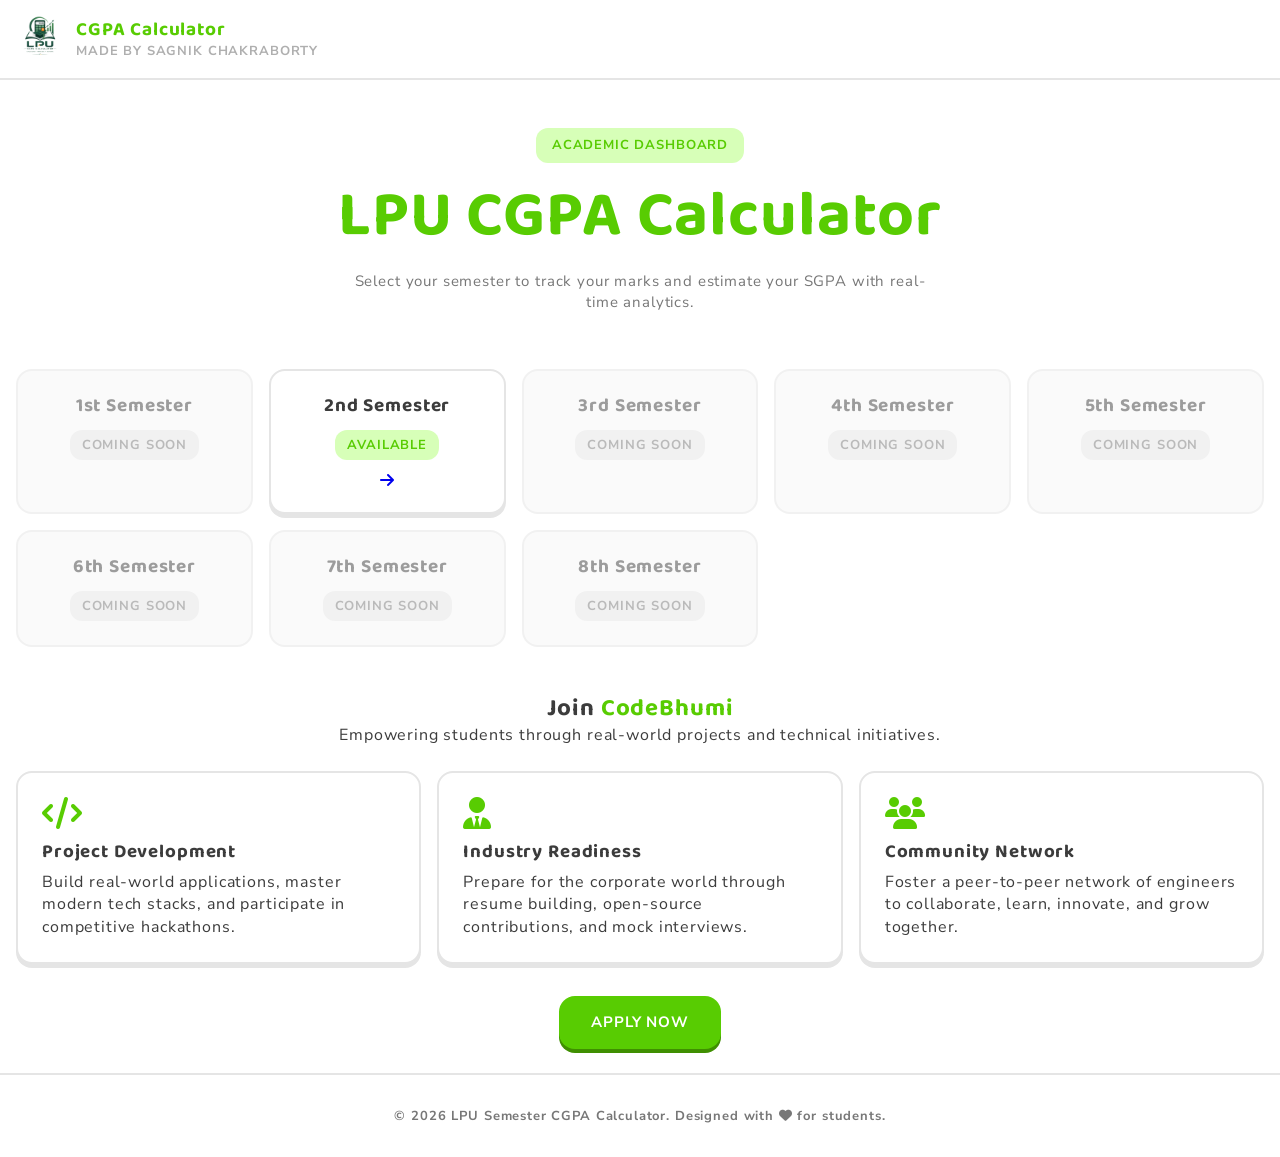
<file: index.html>
<!DOCTYPE html>
<html lang="en">
<head>
    <meta charset="UTF-8">
    <meta name="viewport" content="width=device-width, initial-scale=1.0">
    <title>LPU Semester CGPA Calculator</title>
    <link rel="icon" type="image/png" href="logo.png">
    
    <link rel="preconnect" href="https://fonts.googleapis.com">
    <link rel="preconnect" href="https://fonts.gstatic.com" crossorigin>
    <link href="https://fonts.googleapis.com/css2?family=Baloo+2:wght@700&family=Nunito+Sans:wght@500;700;800&display=swap" rel="stylesheet">
    
    <link rel="stylesheet" href="https://cdnjs.cloudflare.com/ajax/libs/font-awesome/6.4.0/css/all.min.css">
    <link rel="stylesheet" href="style.css?v=6">
</head>
<body class="light-mode">
    
    <header class="lpu-header">
        <div class="header-container">
            <div class="logo-area">
                <a href="index.html">
                    <img src="logo.png" alt="Logo" class="main-logo">
                </a>
                <div class="title-area">
                    <h1>CGPA Calculator</h1>
                    <p>Made by Sagnik Chakraborty</p>
                </div>
            </div>
        </div>
    </header>

    
    <section class="hero">
        <div class="hero-content">
            <span class="hero-badge">Academic Dashboard</span>
            <h2>LPU CGPA Calculator</h2>
            <p>Select your semester to track your marks and estimate your SGPA with real-time analytics.</p>
        </div>
    </section>

    
    <main class="home-container">
        <div class="semesters-grid">
            <div class="sem-card disabled">
                <h3>1st Semester</h3>
                <span class="badge">Coming Soon</span>
            </div>
            <a href="sem2.html" id="sem2-link" class="sem-card active-sem">
                <h3>2nd Semester</h3>
                <span class="badge success">Available</span>
                <i class="fas fa-arrow-right"></i>
            </a>
            <div class="sem-card disabled">
                <h3>3rd Semester</h3>
                <span class="badge">Coming Soon</span>
            </div>
            <div class="sem-card disabled">
                <h3>4th Semester</h3>
                <span class="badge">Coming Soon</span>
            </div>
            <div class="sem-card disabled">
                <h3>5th Semester</h3>
                <span class="badge">Coming Soon</span>
            </div>
            <div class="sem-card disabled">
                <h3>6th Semester</h3>
                <span class="badge">Coming Soon</span>
            </div>
            <div class="sem-card disabled">
                <h3>7th Semester</h3>
                <span class="badge">Coming Soon</span>
            </div>
            <div class="sem-card disabled">
                <h3>8th Semester</h3>
                <span class="badge">Coming Soon</span>
            </div>
        </div>
    </main>

    <!-- CodeBhumi Promo Section -->
    <section class="cb-section">
        <div class="cb-header">
            <h2>Join <span class="cb-highlight">CodeBhumi</span></h2>
            <p>Empowering students through real-world projects and technical initiatives.</p>
        </div>
        <div class="cb-cards-grid">
            <div class="cb-card">
                <i class="fas fa-code cb-icon"></i>
                <h3>Project Development</h3>
                <p>Build real-world applications, master modern tech stacks, and participate in competitive hackathons.</p>
            </div>
            <div class="cb-card">
                <i class="fas fa-user-tie cb-icon"></i>
                <h3>Industry Readiness</h3>
                <p>Prepare for the corporate world through resume building, open-source contributions, and mock interviews.</p>
            </div>
            <div class="cb-card highlighted-card">
                <i class="fas fa-users cb-icon"></i>
                <h3>Community Network</h3>
                <p>Foster a peer-to-peer network of engineers to collaborate, learn, innovate, and grow together.</p>
            </div>
        </div>
        <div class="cb-action">
            <a href="https://codebhumiscc.netlify.app/" target="_blank" class="btn btn-cb">Apply Now</a>
        </div>
    </section>

    <!-- Footer -->
    <footer>
        <p>&copy; <span id="current-year"></span> LPU Semester CGPA Calculator. Designed with <i class="fas fa-heart"></i> for students.</p>
    </footer>

    <!-- Page Loader Overlay -->
    <div id="page-loader" class="page-loader hidden">
        <div class="loader-content">
            <div class="spinner"></div>
            <h2 class="loader-text">Initializing Calculator...</h2>
        </div>
    </div>

    <script src="home.js"></script>
</body>
</html>
</file>
<file: style.css>
@import url('https://fonts.googleapis.com/css2?family=Baloo+2:wght@700&family=Nunito+Sans:wght@500;700;800&display=swap');

:root {
  /* Colors */
  --color-duo-green: #58cc02;
  --color-sky-blue: #1cb0f6;
  --color-duo-green-light: #d7ffb8;
  --color-sunshine-yellow: #ffc700;
  --color-grape-soda: #a570ff;
  --color-bubblegum-pink: #cc348d;
  --color-snow-white: #ffffff;
  --color-cloud-gray: #e5e5e5;
  --color-silver: #afafaf;
  --color-graphite: #777777;
  --color-charcoal: #4b4b4b;
  --color-almost-black: #3c3c3c;

  /* Typography — Font Families */
  --font-feather: 'Baloo 2', ui-sans-serif, system-ui, sans-serif;
  --font-din-round: 'Nunito Sans', ui-sans-serif, system-ui, sans-serif;

  /* Typography — Fluid Scale (Mobile First) */
  --text-caption: 13px;
  --text-body: 15px;
  --text-heading-sm: clamp(17px, 4vw, 19px);
  --text-heading: clamp(24px, 5vw, 32px);
  --text-heading-lg: clamp(32px, 6vw, 48px);
  --text-display: clamp(40px, 8vw, 64px);

  --leading-body: 1.4;
  --leading-heading: 1.2;

  --font-weight-medium: 500;
  --font-weight-bold: 700;
  
  /* Legacy Variables */
  --bg-main: var(--color-snow-white);
  --bg-card: var(--color-snow-white);
  --text-primary: var(--color-almost-black);
  --text-secondary: var(--color-charcoal);
  --text-muted: var(--color-silver);
  
  --primary-color: var(--color-duo-green);
  --primary-hover: #46a302;
  --primary-light: var(--color-duo-green-light);
  
  --header-bg: var(--color-snow-white);
  --header-text: var(--color-almost-black);
  
  --border-color: var(--color-cloud-gray);
  
  --radius-md: 12px;
  --radius-lg: 12px;
  --transition: all 0.1s ease;
  
  /* Fluid Spacing */
  --spacing-unit: 4px;
  --spacing-8: 8px;
  --spacing-12: 12px;
  --spacing-16: 16px;
  --spacing-24: clamp(16px, 4vw, 24px);
  --spacing-32: clamp(24px, 5vw, 32px);
  --spacing-40: clamp(32px, 6vw, 40px);
  --spacing-48: clamp(32px, 7vw, 48px);
  --spacing-64: clamp(40px, 8vw, 64px);
  --spacing-80: clamp(48px, 9vw, 80px);
}

* {
    margin: 0;
    padding: 0;
    box-sizing: border-box;
}

body {
    font-family: var(--font-din-round);
    background-color: var(--color-snow-white);
    color: var(--color-almost-black);
    line-height: var(--leading-body);
    letter-spacing: 0.053em;
    overflow-x: hidden;
    /* Ensure room for mobile bottom nav */
    padding-bottom: env(safe-area-inset-bottom);
}

/* Base Typography */
h1, h2, h3 {
    font-family: var(--font-feather);
    color: var(--color-almost-black);
    line-height: var(--leading-heading);
}

/* Header */
.lpu-header {
    background-color: var(--color-snow-white);
    padding: var(--spacing-12) 0;
    border-bottom: 2px solid var(--color-cloud-gray);
    position: sticky;
    top: 0;
    z-index: 100;
}

.header-container {
    max-width: 1440px;
    margin: 0 auto;
    padding: 0 var(--spacing-16);
    display: flex;
    justify-content: space-between;
    align-items: center;
}

.logo-area {
    display: flex;
    align-items: center;
    gap: var(--spacing-12);
    text-decoration: none;
}

.main-logo {
    height: 40px;
    width: auto;
    object-fit: contain;
}

.title-area h1 {
    font-size: var(--text-heading-sm);
    color: var(--color-duo-green);
    margin: 0;
}

.title-area p {
    font-family: var(--font-din-round);
    font-size: var(--text-caption);
    color: var(--color-silver);
    margin: 0;
    font-weight: var(--font-weight-bold);
    text-transform: uppercase;
}

/* Hide extra text on very small screens */
@media (max-width: 480px) {
    .title-area p {
        display: none;
    }
}

/* Hero Section */
.hero {
    padding: var(--spacing-48) var(--spacing-16) var(--spacing-32);
    text-align: center;
    max-width: 1024px;
    margin: 0 auto;
}

.hero-badge {
    display: inline-block;
    background-color: var(--color-duo-green-light);
    color: var(--color-duo-green);
    padding: 8px 16px;
    border-radius: 12px;
    font-size: var(--text-caption);
    font-weight: var(--font-weight-bold);
    margin-bottom: var(--spacing-16);
    text-transform: uppercase;
}

.hero-content h2 {
    font-size: var(--text-display);
    color: var(--color-duo-green);
    margin-bottom: var(--spacing-16);
}

.hero-content p {
    font-size: var(--text-body);
    color: var(--color-graphite);
    max-width: 600px;
    margin: 0 auto;
}

/* Main Container */
.home-container, .dashboard-container, .cb-section {
    max-width: 1440px;
    margin: 0 auto;
    padding: var(--spacing-24) var(--spacing-16);
}

/* Semesters Grid - Mobile First */
.semesters-grid {
    display: grid;
    grid-template-columns: 1fr;
    gap: var(--spacing-16);
}

.sem-card {
    background-color: var(--color-snow-white);
    border: 2px solid var(--color-cloud-gray);
    border-radius: 16px;
    padding: var(--spacing-24) var(--spacing-16);
    text-align: center;
    text-decoration: none;
    transition: var(--transition);
    display: flex;
    flex-direction: column;
    align-items: center;
    gap: var(--spacing-12);
    box-shadow: 0 4px 0 var(--color-cloud-gray);
    /* Touch Target Min Height */
    min-height: 80px; 
}

.sem-card:hover:not(.disabled) {
    transform: translateY(-2px);
    box-shadow: 0 6px 0 var(--color-cloud-gray);
}

.sem-card:active:not(.disabled) {
    transform: translateY(4px);
    box-shadow: 0 0px 0 var(--color-cloud-gray);
}

.sem-card.active-sem {
    border: 2px solid var(--color-cloud-gray);
}

.sem-card.disabled {
    opacity: 0.5;
    background-color: #f7f7f7;
    cursor: not-allowed;
    box-shadow: none;
}

.sem-card h3 {
    font-size: var(--text-heading-sm);
}

.badge {
    padding: 6px 12px;
    border-radius: 12px;
    font-size: var(--text-caption);
    font-weight: var(--font-weight-bold);
    background-color: var(--color-cloud-gray);
    color: var(--color-graphite);
    text-transform: uppercase;
}

.badge.success {
    background-color: var(--color-duo-green-light);
    color: var(--color-duo-green);
}

/* Buttons */
.btn {
    display: inline-flex;
    align-items: center;
    justify-content: center;
    gap: 8px;
    padding: 14px 24px;
    border-radius: 16px;
    font-family: var(--font-din-round);
    font-weight: var(--font-weight-bold);
    font-size: var(--text-body);
    cursor: pointer;
    transition: transform 0.1s, box-shadow 0.1s;
    text-decoration: none;
    border: none;
    text-transform: uppercase;
    letter-spacing: 0.053em;
    min-height: 48px; /* Touch target minimum */
}

.btn-primary {
    background-color: var(--color-duo-green);
    color: var(--color-snow-white);
    box-shadow: 0 4px 0 #3f8f01;
}

.btn-primary:hover {
    filter: brightness(1.1);
    transform: translateY(-2px);
    box-shadow: 0 6px 0 #3f8f01;
}

.btn-primary:active {
    transform: translateY(4px);
    box-shadow: 0 0px 0 #3f8f01;
}

.btn-outline {
    background-color: transparent;
    color: var(--color-sky-blue);
    border: 2px solid var(--color-cloud-gray);
    box-shadow: 0 4px 0 var(--color-cloud-gray);
}

.btn-outline:hover {
    background-color: var(--color-cloud-gray);
    transform: translateY(-2px);
    box-shadow: 0 6px 0 var(--color-cloud-gray);
}

.btn-outline:active {
    transform: translateY(4px);
    box-shadow: 0 0px 0 var(--color-cloud-gray);
}

.btn-block {
    width: 100%;
}

/* Controls */
.controls-section {
    display: flex;
    flex-direction: column;
    margin-bottom: var(--spacing-24);
    gap: var(--spacing-16);
    background: var(--color-snow-white);
    padding: var(--spacing-16);
    border-radius: 16px;
    border: 2px solid var(--color-cloud-gray);
}

.cycle-toggle-wrapper {
    display: flex;
    align-items: center;
    justify-content: center;
    gap: var(--spacing-16);
    width: 100%;
}

.toggle-label {
    font-weight: var(--font-weight-bold);
    color: var(--color-silver);
    text-transform: uppercase;
    font-size: var(--text-caption);
}

.toggle-label.active {
    color: var(--color-duo-green);
}

.switch {
    position: relative;
    display: inline-block;
    width: 64px;
    height: 36px;
    min-height: 44px; /* Touch target height included implicitly by its container or margin */
    margin: 4px 0;
}

.switch input {
    opacity: 0;
    width: 0;
    height: 0;
}

.slider {
    position: absolute;
    cursor: pointer;
    top: 0; left: 0; right: 0; bottom: 0;
    background-color: var(--color-cloud-gray);
    border-radius: 36px;
    transition: .4s;
}

.slider:before {
    position: absolute;
    content: "";
    height: 28px;
    width: 28px;
    left: 4px;
    bottom: 4px;
    background-color: white;
    border-radius: 50%;
    transition: .4s;
}

input:checked + .slider {
    background-color: var(--color-duo-green);
}

input:checked + .slider:before {
    transform: translateX(28px);
}

/* Mobile Bottom Navigation Bar */
.mobile-bottom-nav {
    position: fixed;
    bottom: 0;
    left: 0;
    width: 100%;
    background-color: var(--color-snow-white);
    border-top: 2px solid var(--color-cloud-gray);
    padding: var(--spacing-12) var(--spacing-16);
    padding-bottom: calc(var(--spacing-12) + env(safe-area-inset-bottom));
    display: flex;
    justify-content: space-around;
    align-items: center;
    z-index: 1000;
    gap: 8px;
}

.mobile-sgpa-display {
    display: flex;
    flex-direction: column;
    align-items: center;
    justify-content: center;
    background-color: var(--color-duo-green-light);
    color: var(--color-duo-green);
    border-radius: 12px;
    padding: 6px 16px;
    min-height: 48px;
    flex: 1;
}

.mobile-sgpa-label {
    font-size: 10px;
    font-weight: var(--font-weight-bold);
    text-transform: uppercase;
    line-height: 1;
    margin-bottom: 2px;
}

.mobile-sgpa-value {
    font-family: var(--font-feather);
    font-size: 20px;
    line-height: 1;
}

.mobile-bottom-nav .btn {
    flex: 1;
    padding: 12px 8px;
    font-size: var(--text-caption);
    min-height: 48px;
}

/* Desktop-only actions wrapper */
.desktop-actions {
    display: none;
}

/* Mobile-only actions wrapper */
.mobile-actions {
    display: block;
}


/* Dashboard Layout - Mobile First */
.dashboard-layout {
    display: grid;
    grid-template-columns: 1fr;
    gap: var(--spacing-24);
    align-items: start;
    padding-bottom: 100px; /* Space for bottom nav */
}

.subjects-column {
    display: flex;
    flex-direction: column;
    gap: var(--spacing-16);
}

.subject-card {
    background-color: var(--color-snow-white);
    border-radius: 16px;
    padding: var(--spacing-16);
    border: 2px solid var(--color-cloud-gray);
    transition: var(--transition);
    box-shadow: 0 4px 0 var(--color-cloud-gray);
}

.subject-card:hover {
    transform: translateY(-2px);
    box-shadow: 0 6px 0 var(--color-cloud-gray);
}

.subject-header {
    display: flex;
    justify-content: space-between;
    align-items: flex-start;
    margin-bottom: var(--spacing-16);
    padding-bottom: var(--spacing-16);
    border-bottom: 2px solid var(--color-cloud-gray);
}

.subject-title-area {
    display: flex;
    flex-direction: column;
    gap: 4px;
}

.subject-code {
    background-color: var(--color-duo-green-light);
    color: var(--color-duo-green);
    padding: 4px 8px;
    border-radius: 8px;
    font-weight: var(--font-weight-bold);
    font-size: var(--text-caption);
    align-self: flex-start;
}

.subject-title {
    font-family: var(--font-din-round);
    font-weight: var(--font-weight-bold);
    color: var(--color-almost-black);
    font-size: var(--text-body);
}

.subject-grade {
    font-family: var(--font-feather);
    font-size: var(--text-heading);
    color: var(--color-duo-green);
    line-height: 1;
}

.components-grid {
    display: grid;
    grid-template-columns: 1fr; /* Single column inputs on very small screens */
    gap: var(--spacing-16);
}

.input-group label {
    font-size: var(--text-caption);
    font-weight: var(--font-weight-bold);
    color: var(--color-charcoal);
    display: block;
    margin-bottom: 8px;
}

.input-wrapper {
    position: relative;
    display: flex;
    align-items: center;
}

.input-wrapper input {
    width: 100%;
    padding: 14px;
    padding-right: 48px;
    border: 2px solid var(--color-cloud-gray);
    border-radius: 12px;
    font-family: var(--font-din-round);
    font-size: 16px; /* 16px prevents iOS zoom on focus */
    font-weight: var(--font-weight-bold);
    color: var(--color-almost-black);
    outline: none;
    min-height: 48px; /* Touch target */
    appearance: none;
}

.input-wrapper input:focus {
    border-color: var(--color-sky-blue);
}

.input-max {
    position: absolute;
    right: 14px;
    font-size: var(--text-caption);
    color: var(--color-silver);
    font-weight: var(--font-weight-bold);
}

.subject-footer {
    display: flex;
    align-items: center;
    margin-top: var(--spacing-16);
}

.progress-container {
    height: 16px;
    background-color: var(--color-cloud-gray);
    border-radius: 16px;
    overflow: hidden;
    margin-right: var(--spacing-12);
    flex-grow: 1;
}

.progress-bar {
    height: 100%;
    background-color: var(--color-duo-green);
    transition: width 0.5s ease;
}

.subject-total {
    font-weight: var(--font-weight-bold);
    color: var(--color-almost-black);
    font-size: var(--text-caption);
}

/* Sidebar */
.summary-card {
    background-color: var(--color-snow-white);
    border-radius: 16px;
    padding: var(--spacing-16);
    border: 2px solid var(--color-cloud-gray);
    transition: var(--transition);
    box-shadow: 0 4px 0 var(--color-cloud-gray);
}

.summary-card:hover {
    transform: translateY(-2px);
    box-shadow: 0 6px 0 var(--color-cloud-gray);
}

.summary-card h3 {
    font-size: var(--text-heading-sm);
    margin-bottom: var(--spacing-16);
}

.summary-stats {
    display: grid;
    grid-template-columns: 1fr 1fr;
    gap: var(--spacing-12);
    margin-bottom: var(--spacing-24);
}

.stat-box {
    padding: var(--spacing-12);
    border-radius: 12px;
    border: 2px solid var(--color-cloud-gray);
    text-align: center;
}

.stat-value {
    display: block;
    font-family: var(--font-feather);
    font-size: var(--text-heading);
    color: var(--color-almost-black);
    line-height: 1;
}

.stat-label {
    font-size: var(--text-caption);
    color: var(--color-graphite);
    font-weight: var(--font-weight-bold);
    margin-top: 4px;
}

.gpa-display {
    display: flex;
    justify-content: center;
    margin-bottom: var(--spacing-24);
}

.gpa-circle {
    position: relative;
    width: 120px;
    height: 120px;
}

.circular-chart {
    display: block;
    margin: 0 auto;
    max-width: 100%;
    max-height: 100%;
}

.circle-bg {
    fill: none;
    stroke: var(--color-cloud-gray);
    stroke-width: 4;
}

.circle {
    fill: none;
    stroke: var(--color-duo-green);
    stroke-width: 4;
    stroke-linecap: round;
    transition: stroke-dasharray 1s ease-out;
}

.gpa-text {
    position: absolute;
    top: 50%;
    left: 50%;
    transform: translate(-50%, -50%);
    text-align: center;
}

.gpa-number {
    display: block;
    font-family: var(--font-feather);
    font-size: var(--text-heading);
    color: var(--color-duo-green);
    line-height: 1;
}

.gpa-label {
    font-size: var(--text-caption);
    font-weight: var(--font-weight-bold);
    color: var(--color-graphite);
}

.estimated-cgpa, .grade-distribution {
    margin-bottom: var(--spacing-24);
}

.estimated-cgpa h4, .grade-distribution h4 {
    font-size: var(--text-body);
    margin-bottom: var(--spacing-12);
}

.cgpa-bar-wrapper {
    height: 16px;
    background-color: var(--color-cloud-gray);
    border-radius: 16px;
    overflow: hidden;
    margin-bottom: 8px;
}

.cgpa-bar {
    height: 100%;
    background-color: var(--color-sky-blue);
    transition: width 1s ease-out;
}

.cgpa-val {
    text-align: right;
    font-weight: var(--font-weight-bold);
    color: var(--color-silver);
    font-size: var(--text-caption);
}

.cgpa-val strong {
    color: var(--color-almost-black);
}

.grade-list {
    list-style: none;
}

#grade-list li {
    display: flex;
    justify-content: space-between;
    padding: 10px 0;
    border-bottom: 2px solid var(--color-cloud-gray);
    font-weight: var(--font-weight-bold);
    font-size: var(--text-body);
}

#grade-list li:last-child {
    border-bottom: none;
}

.grade-badge {
    background-color: var(--color-duo-green-light);
    color: var(--color-duo-green);
    padding: 4px 12px;
    border-radius: 12px;
}

/* CodeBhumi */
.cb-header {
    text-align: center;
    margin-bottom: var(--spacing-24);
}

.cb-highlight {
    color: var(--color-duo-green);
}

.cb-cards-grid {
    display: grid;
    grid-template-columns: 1fr;
    gap: var(--spacing-16);
    margin-bottom: var(--spacing-32);
}

.cb-card {
    background-color: var(--color-snow-white);
    border: 2px solid var(--color-cloud-gray);
    border-radius: 16px;
    padding: var(--spacing-24);
    transition: var(--transition);
    box-shadow: 0 4px 0 var(--color-cloud-gray);
}

.cb-card:hover {
    transform: translateY(-2px);
    box-shadow: 0 6px 0 var(--color-cloud-gray);
}

.cb-icon {
    font-size: 32px;
    color: var(--color-duo-green);
    margin-bottom: var(--spacing-12);
}

.cb-card h3 {
    margin-bottom: var(--spacing-8);
}

/* Footer */
footer {
    text-align: center;
    padding: var(--spacing-32) var(--spacing-16) calc(var(--spacing-32) + 80px); /* Extra padding for mobile nav */
    color: var(--color-graphite);
    font-weight: var(--font-weight-bold);
    border-top: 2px solid var(--color-cloud-gray);
    font-size: var(--text-caption);
}

/* Loader */
.page-loader {
    position: fixed;
    top: 0;
    left: 0;
    width: 100vw;
    height: 100vh;
    background-color: var(--color-snow-white);
    z-index: 9999;
    display: flex;
    justify-content: center;
    align-items: center;
}

.page-loader.hidden {
    display: none;
}

.loader-content {
    text-align: center;
}

.spinner {
    width: 60px;
    height: 60px;
    border: 6px solid var(--color-cloud-gray);
    border-top: 6px solid var(--color-duo-green);
    border-radius: 50%;
    animation: spin 1s linear infinite;
    margin: 0 auto 20px;
}

@keyframes spin {
    0% { transform: rotate(0deg); }
    100% { transform: rotate(360deg); }
}

.loader-text {
    font-family: var(--font-feather);
    color: var(--color-duo-green);
    font-size: var(--text-heading);
}

.cb-action {
    text-align: center;
}

/* Duolingo button link specifically for a tag links */
.btn-cb {
    display: inline-flex;
    align-items: center;
    justify-content: center;
    background-color: var(--color-duo-green);
    color: var(--color-snow-white);
    box-shadow: 0 4px 0 #3f8f01;
    padding: 16px 32px;
    font-size: var(--text-body);
    font-weight: var(--font-weight-bold);
    border-radius: 16px;
    text-transform: uppercase;
    text-decoration: none;
    letter-spacing: 0.053em;
    min-height: 48px; /* Touch target */
}
.btn-cb:hover {
    filter: brightness(1.1);
    transform: translateY(-2px);
    box-shadow: 0 6px 0 #3f8f01;
}

.btn-cb:active {
    transform: translateY(4px);
    box-shadow: 0 0px 0 #3f8f01;
}

/* =========================================
   MEDIA QUERIES (Mobile First Progressive Enhancement)
   ========================================= */

/* Tablet (768px - 1024px) */
@media (min-width: 768px) {
    .main-logo {
        height: 48px;
    }
    
    .semesters-grid {
        grid-template-columns: repeat(auto-fill, minmax(220px, 1fr));
    }
    
    .cb-cards-grid {
        grid-template-columns: repeat(auto-fit, minmax(280px, 1fr));
    }
    
    .components-grid {
        grid-template-columns: repeat(2, 1fr);
    }
    
    .controls-section {
        flex-direction: row;
        justify-content: space-between;
    }
    
    .cycle-toggle-wrapper {
        width: auto;
    }
}

/* Laptop (1024px - 1440px) */
@media (min-width: 1024px) {
    .dashboard-layout {
        grid-template-columns: 2fr 1fr;
        padding-bottom: 0; /* Remove bottom nav padding */
    }

    .sticky {
        position: sticky;
        top: 100px;
    }
    
    .components-grid {
        grid-template-columns: repeat(auto-fit, minmax(180px, 1fr));
    }

    footer {
        padding-bottom: var(--spacing-32); /* Restore regular footer padding */
    }

    /* Swap Navigation for Desktop */
    .mobile-bottom-nav {
        display: none;
    }

    .desktop-actions {
        display: flex;
        gap: 16px;
    }

    .mobile-actions {
        display: none;
    }
}

/* Desktop (1440px+) */
@media (min-width: 1440px) {
    .home-container, .dashboard-container, .cb-section, .header-container {
        padding: var(--spacing-32) 0;
    }
}
</file>
